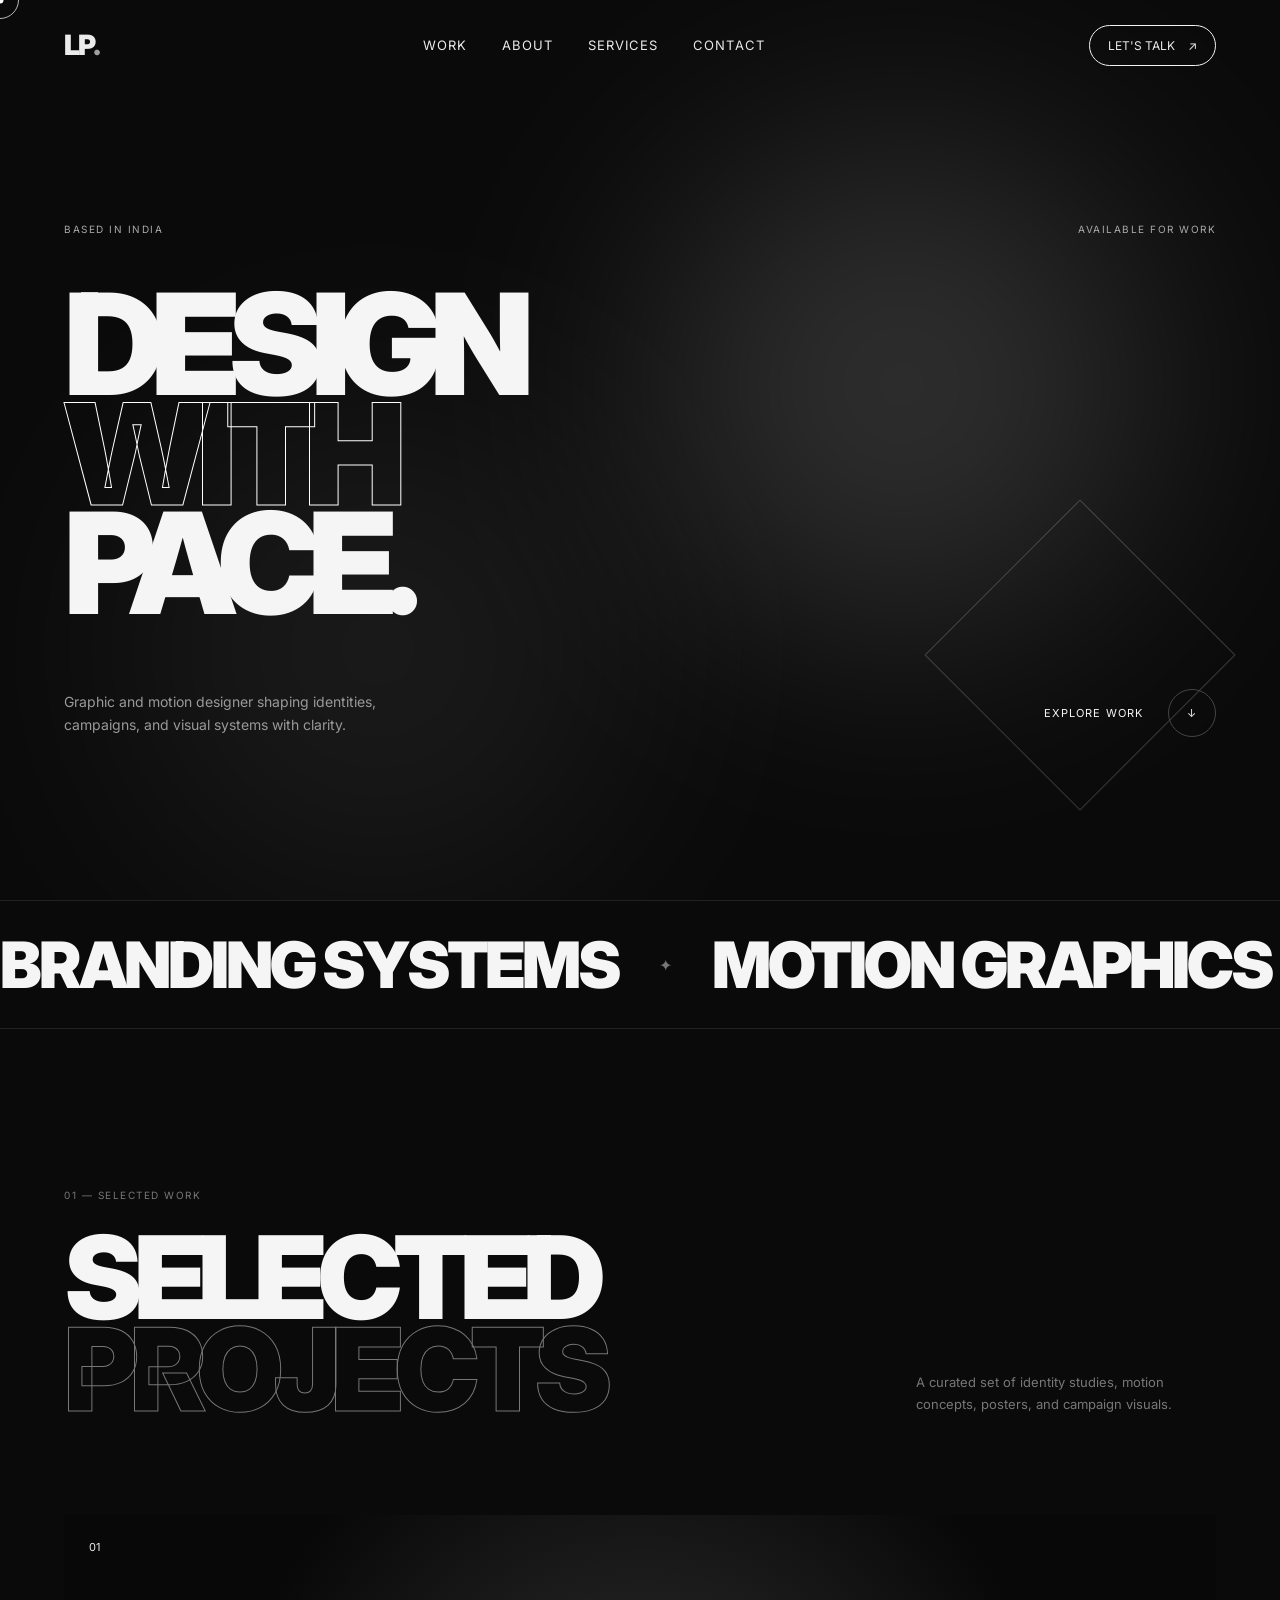
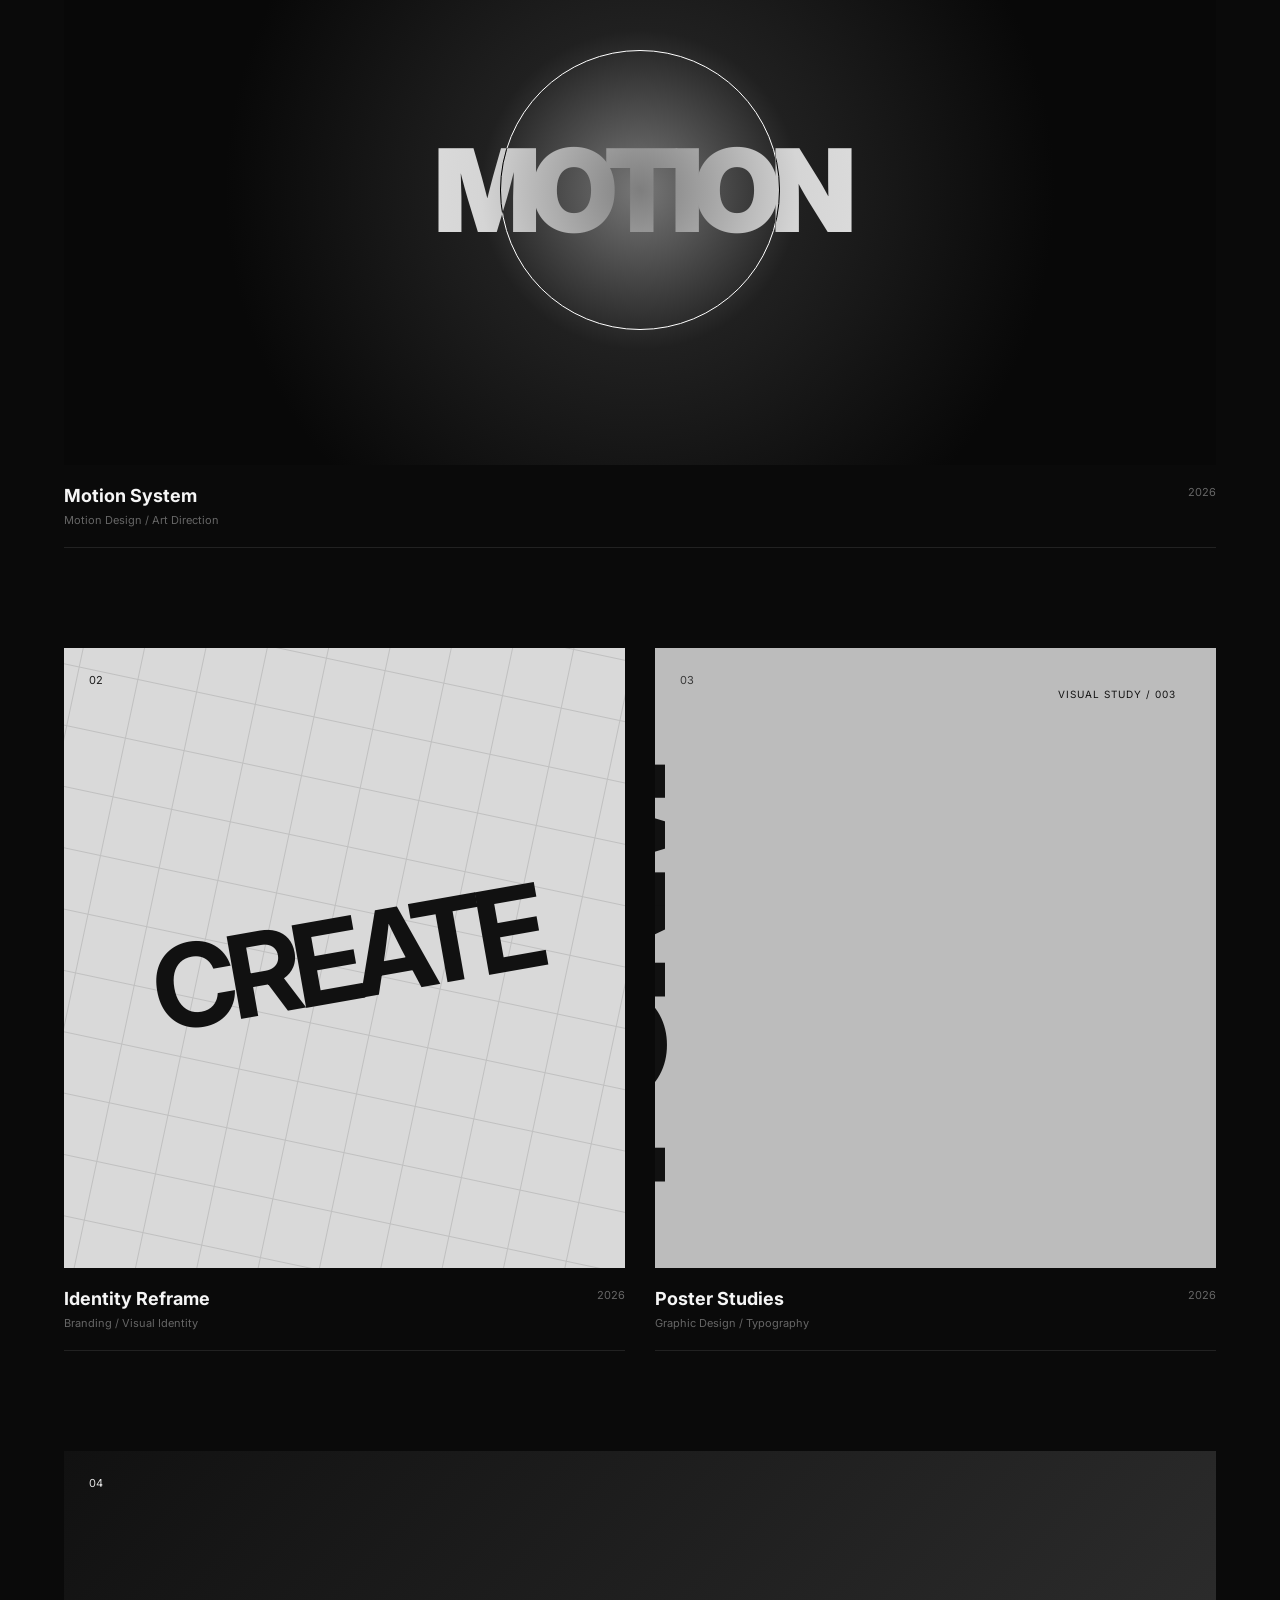
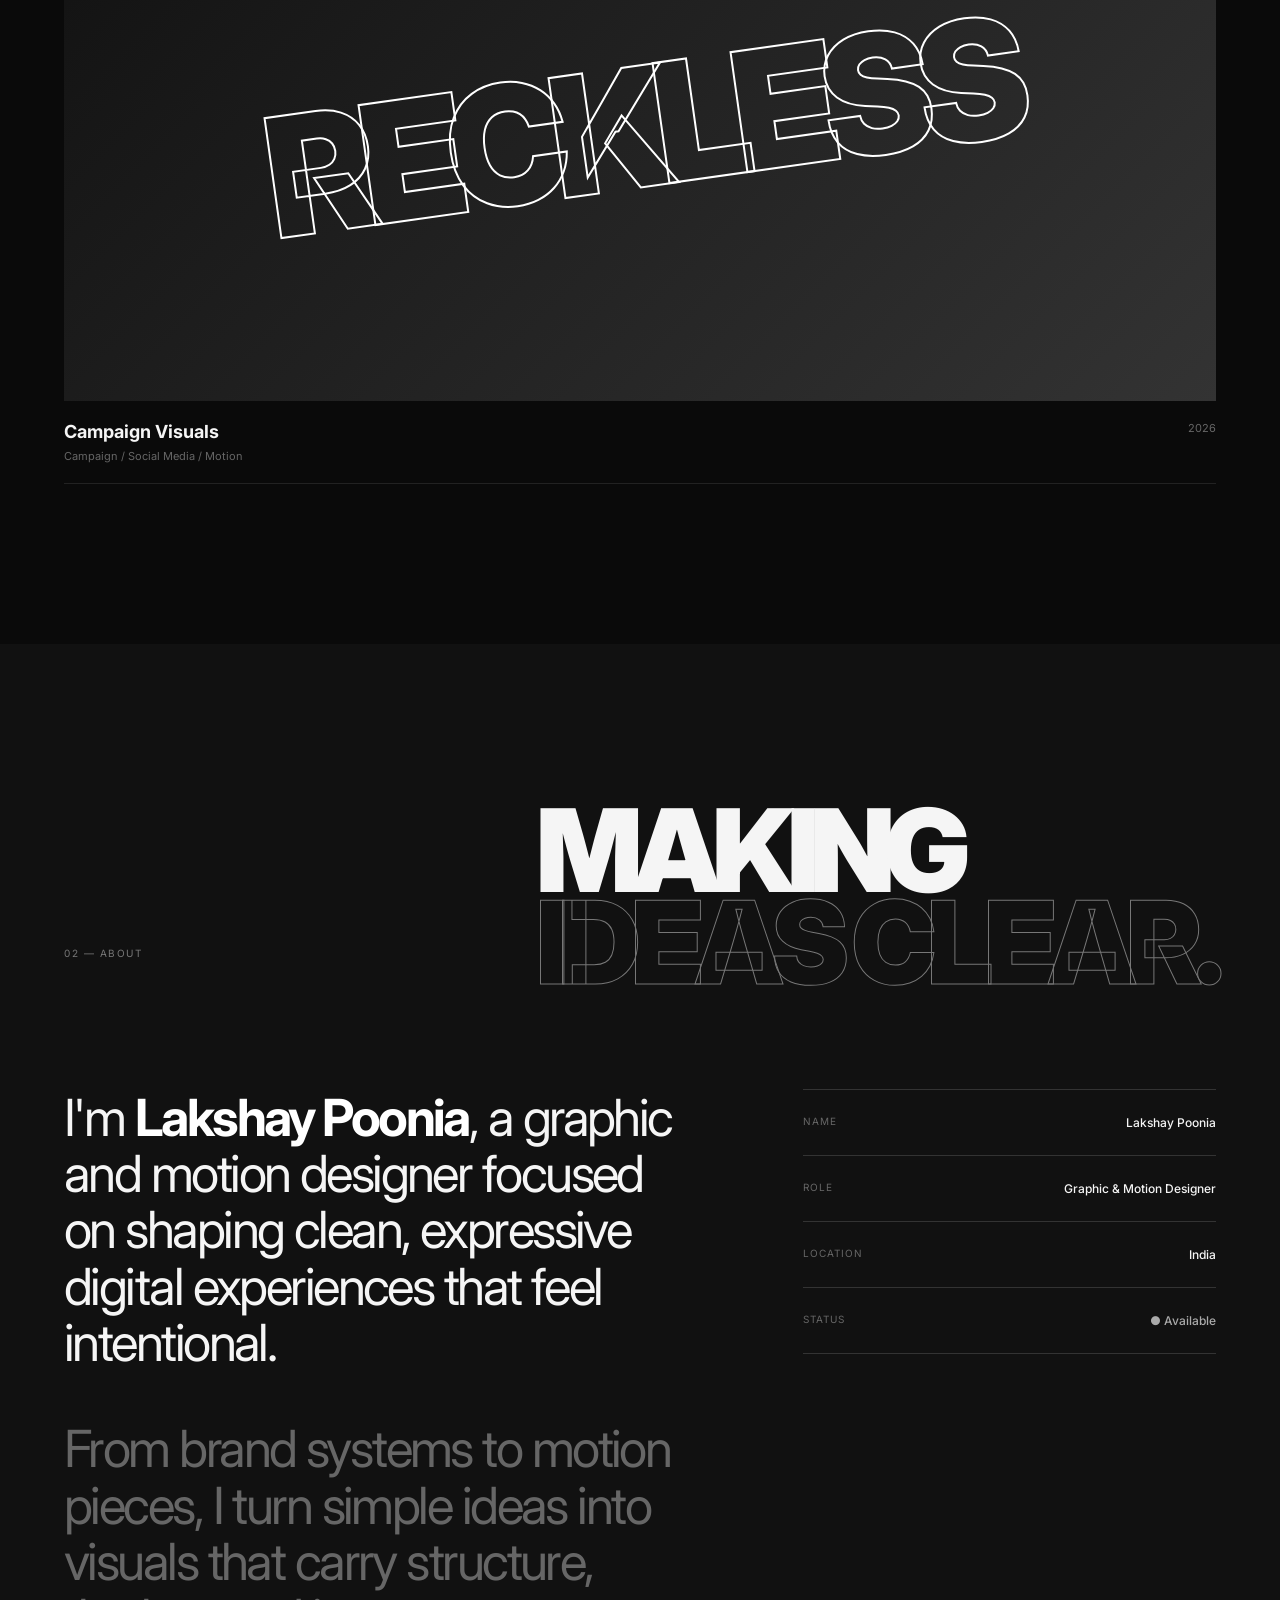
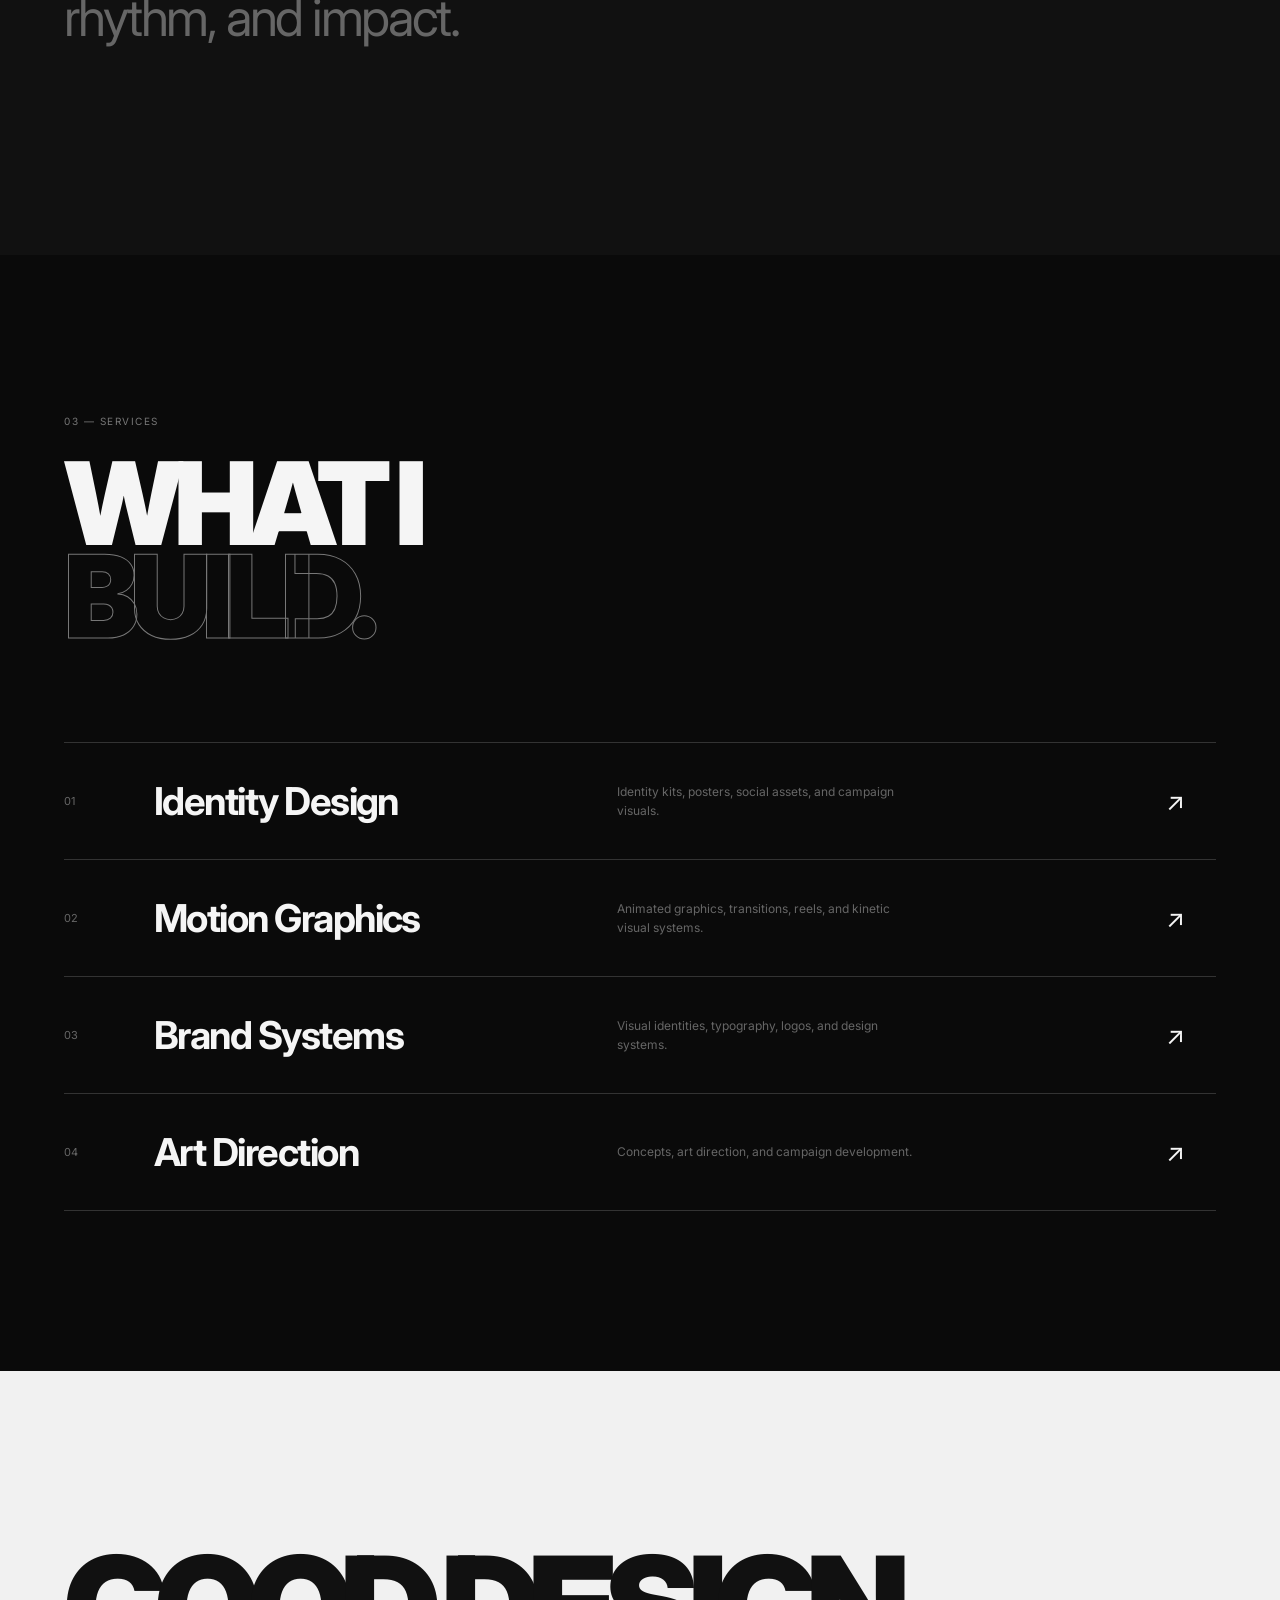
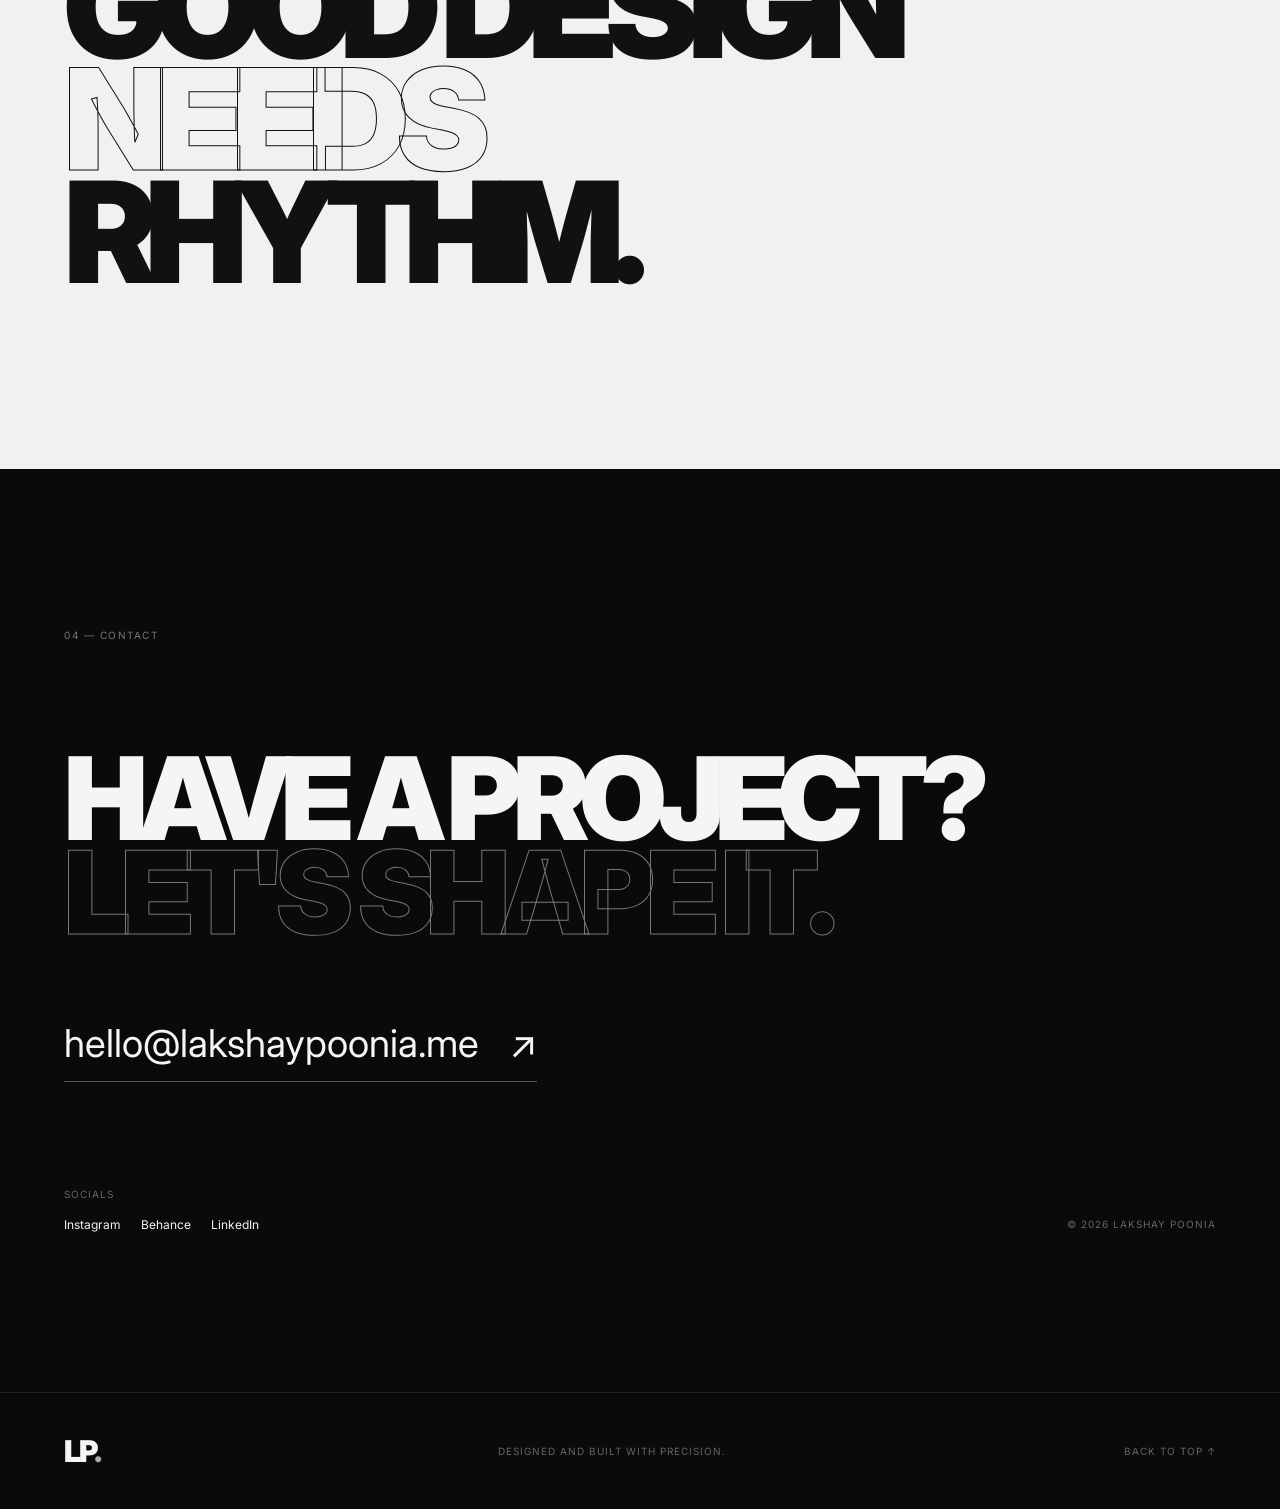
<file: index.html>
<!DOCTYPE html>
<html lang="en">
<head>
    <meta charset="UTF-8">
    <meta name="viewport" content="width=device-width, initial-scale=1.0">

    <title>Lakshay Poonia — Graphic & Motion Designer</title>

    <meta
        name="description"
        content="Lakshay Poonia portfolio featuring graphic design, motion graphics, identity systems, and digital campaigns."
    >

    <link rel="preconnect" href="https://fonts.googleapis.com">
    <link rel="preconnect" href="https://fonts.gstatic.com" crossorigin>

    <link
        href="https://fonts.googleapis.com/css2?family=Inter:wght@400;500;600;700;800;900&display=swap"
        rel="stylesheet"
    >

    <link rel="stylesheet" href="style.css">
</head>

<body>

    <!-- PRELOADER -->
    <div class="loader">
        <div class="loader-number">00</div>
        <div class="loader-line"></div>
    </div>


    <!-- CUSTOM CURSOR -->
    <div class="cursor"></div>
    <div class="cursor-follower"></div>


    <!-- NAVIGATION -->
    <header class="navbar">

        <a href="#home" class="logo">
            LP<span>.</span>
        </a>

        <nav>
            <a href="#work">Work</a>
            <a href="#about">About</a>
            <a href="#services">Services</a>
            <a href="#contact">Contact</a>
        </nav>

        <a href="#contact" class="nav-button">
            Let's Talk
            <span>↗</span>
        </a>

        <button class="menu-button">
            <span></span>
            <span></span>
        </button>

    </header>


    <!-- HERO -->
    <main>

        <section class="hero" id="home">

            <div class="hero-background">
                <div class="glow glow-one"></div>
                <div class="glow glow-two"></div>
            </div>

            <div class="hero-content">

                <div class="hero-top">
                    <span>BASED IN INDIA</span>
                    <span>AVAILABLE FOR WORK</span>
                </div>

                <h1 class="hero-title">
                    <span>DESIGN</span>
                    <span class="outline">WITH</span>
                    <span>PACE.</span>
                </h1>

                <div class="hero-bottom">

                    <p>
                        Graphic and motion designer
                        shaping identities, campaigns,
                        and visual systems with clarity.
                    </p>

                    <a href="#work" class="scroll-button">
                        <span>Explore Work</span>
                        <span class="arrow">↓</span>
                    </a>

                </div>

            </div>

            <div class="hero-shape"></div>

        </section>


        <!-- MARQUEE -->
        <section class="marquee-section">

            <div class="marquee">
                <div class="marquee-content">
                    <span>BRANDING SYSTEMS</span>
                    <i>✦</i>
                    <span>MOTION GRAPHICS</span>
                    <i>✦</i>
                    <span>DIGITAL CAMPAIGNS</span>
                    <i>✦</i>
                    <span>TYPOGRAPHY</span>
                    <i>✦</i>
                    <span>BRANDING SYSTEMS</span>
                    <i>✦</i>
                </div>
            </div>

        </section>


        <!-- WORK -->
        <section class="work section" id="work">

            <div class="section-heading">

                <div>
                    <span class="eyebrow">01 — SELECTED WORK</span>

                    <h2>
                        SELECTED<br>
                        <span>PROJECTS</span>
                    </h2>
                </div>

                <p>
                    A curated set of identity studies,
                    motion concepts, posters, and campaign visuals.
                </p>

            </div>


            <div class="projects">

                <!-- PROJECT 1 -->
                <article class="project project-large">

                    <div class="project-image">
                        <div class="project-number">01</div>

                        <div class="visual visual-one">
                            <div class="visual-circle"></div>
                            <div class="visual-text">MOTION</div>
                        </div>

                        <div class="project-overlay">
                            <span>EXPLORE</span>
                            <span>↗</span>
                        </div>
                    </div>

                    <div class="project-info">
                        <div>
                            <h3>Motion System</h3>
                            <p>Motion Design / Art Direction</p>
                        </div>

                        <span>2026</span>
                    </div>

                </article>


                <!-- PROJECT 2 -->
                <article class="project">

                    <div class="project-image">
                        <div class="project-number">02</div>

                        <div class="visual visual-two">
                            <div class="grid"></div>
                            <strong>CREATE</strong>
                        </div>

                        <div class="project-overlay">
                            <span>EXPLORE</span>
                            <span>↗</span>
                        </div>
                    </div>

                    <div class="project-info">
                        <div>
                            <h3>Identity Reframe</h3>
                            <p>Branding / Visual Identity</p>
                        </div>

                        <span>2026</span>
                    </div>

                </article>


                <!-- PROJECT 3 -->
                <article class="project">

                    <div class="project-image">
                        <div class="project-number">03</div>

                        <div class="visual visual-three">
                            <div class="poster-word">FORM</div>
                            <div class="poster-small">VISUAL STUDY / 003</div>
                        </div>

                        <div class="project-overlay">
                            <span>EXPLORE</span>
                            <span>↗</span>
                        </div>
                    </div>

                    <div class="project-info">
                        <div>
                            <h3>Poster Studies</h3>
                            <p>Graphic Design / Typography</p>
                        </div>

                        <span>2026</span>
                    </div>

                </article>


                <!-- PROJECT 4 -->
                <article class="project project-wide">

                    <div class="project-image">
                        <div class="project-number">04</div>

                        <div class="visual visual-four">
                            <span>RECKLESS</span>
                        </div>

                        <div class="project-overlay">
                            <span>EXPLORE</span>
                            <span>↗</span>
                        </div>
                    </div>

                    <div class="project-info">
                        <div>
                            <h3>Campaign Visuals</h3>
                            <p>Campaign / Social Media / Motion</p>
                        </div>

                        <span>2026</span>
                    </div>

                </article>

            </div>

        </section>


        <!-- ABOUT -->
        <section class="about section" id="about">

            <div class="section-heading">
                <span class="eyebrow">02 — ABOUT</span>

                <h2>
                    MAKING<br>
                    <span>IDEAS CLEAR.</span>
                </h2>
            </div>


            <div class="about-grid">

                <div class="about-large">
                    <p>
                        I'm <strong>Lakshay Poonia</strong>, a graphic and motion designer
                        focused on shaping clean, expressive digital
                        experiences that feel intentional.
                    </p>

                    <p>
                        From brand systems to motion pieces,
                        I turn simple ideas into visuals
                        that carry structure, rhythm, and impact.
                    </p>
                </div>


                <div class="about-details">

                    <div class="detail">
                        <span>NAME</span>
                        <strong>Lakshay Poonia</strong>
                    </div>

                    <div class="detail">
                        <span>ROLE</span>
                        <strong>Graphic & Motion Designer</strong>
                    </div>

                    <div class="detail">
                        <span>LOCATION</span>
                        <strong>India</strong>
                    </div>

                    <div class="detail">
                        <span>STATUS</span>
                        <strong class="available">
                            ● Available
                        </strong>
                    </div>

                </div>

            </div>

        </section>


        <!-- SERVICES -->
        <section class="services section" id="services">

            <div class="services-heading">
                <span class="eyebrow">03 — SERVICES</span>

                <h2>
                    WHAT I<br>
                    <span>BUILD.</span>
                </h2>
            </div>


            <div class="services-list">

                <div class="service">
                    <span>01</span>
                    <h3>Identity Design</h3>
                    <p>
                        Identity kits, posters, social assets,
                        and campaign visuals.
                    </p>
                    <span class="service-arrow">↗</span>
                </div>


                <div class="service">
                    <span>02</span>
                    <h3>Motion Graphics</h3>
                    <p>
                        Animated graphics, transitions,
                        reels, and kinetic visual systems.
                    </p>
                    <span class="service-arrow">↗</span>
                </div>


                <div class="service">
                    <span>03</span>
                    <h3>Brand Systems</h3>
                    <p>
                        Visual identities, typography,
                        logos, and design systems.
                    </p>
                    <span class="service-arrow">↗</span>
                </div>


                <div class="service">
                    <span>04</span>
                    <h3>Art Direction</h3>
                    <p>
                        Concepts, art direction, and
                        campaign development.
                    </p>
                    <span class="service-arrow">↗</span>
                </div>

            </div>

        </section>


        <!-- BIG STATEMENT -->
        <section class="statement">

            <div class="statement-line">
                GOOD DESIGN
            </div>

            <div class="statement-line outline-text">
                NEEDS
            </div>

            <div class="statement-line">
                RHYTHM.
            </div>

        </section>


        <!-- CONTACT -->
        <section class="contact section" id="contact">

            <span class="eyebrow">04 — CONTACT</span>

            <div class="contact-content">

                <h2>
                    HAVE A PROJECT?<br>
                    <span>LET'S SHAPE IT.</span>
                </h2>

                <a
                    href="mailto:hello@lakshaypoonia.me"
                    class="email-link"
                >
                    hello@lakshaypoonia.me
                    <span>↗</span>
                </a>

            </div>


            <div class="contact-bottom">

                <div>
                    <span>SOCIALS</span>

                    <div class="socials">
                        <a href="#" target="_blank">Instagram</a>
                        <a href="#" target="_blank">Behance</a>
                        <a href="#" target="_blank">LinkedIn</a>
                    </div>
                </div>


                <div>
                    <span>© 2026 LAKSHAY POONIA</span>
                </div>

            </div>

        </section>

    </main>


    <!-- FOOTER -->
    <footer>

        <div class="footer-logo">
            LP<span>.</span>
        </div>

        <p>
            Designed and built with precision.
        </p>

        <a href="#home">BACK TO TOP ↑</a>

    </footer>


    <script src="script.js"></script>

</body>
</html>
</file>
<file: style.css>
/* ================================
   RESET
================================ */

* {
    margin: 0;
    padding: 0;
    box-sizing: border-box;
}

html {
    scroll-behavior: smooth;
}

body {
    background: #0a0a0a;
    color: #f5f5f5;
    font-family: "Inter", sans-serif;
    overflow-x: hidden;
}

a {
    color: inherit;
    text-decoration: none;
}

button {
    font-family: inherit;
}


/* ================================
   LOADER
================================ */

.loader {
    position: fixed;
    inset: 0;
    z-index: 9999;
    background: #0a0a0a;
    display: flex;
    flex-direction: column;
    align-items: center;
    justify-content: center;
}

.loader-number {
    font-size: clamp(50px, 8vw, 120px);
    font-weight: 900;
    letter-spacing: -0.08em;
}

.loader-line {
    width: 180px;
    height: 2px;
    background: #fff;
    margin-top: 25px;
    transform-origin: left;
}


/* ================================
   CURSOR
================================ */

.cursor,
.cursor-follower {
    position: fixed;
    pointer-events: none;
    z-index: 9998;
    border-radius: 50%;
    transform: translate(-50%, -50%);
}

.cursor {
    width: 7px;
    height: 7px;
    background: #fff;
}

.cursor-follower {
    width: 38px;
    height: 38px;
    border: 1px solid rgba(255,255,255,.7);
    transition:
        width .3s ease,
        height .3s ease,
        background .3s ease;
}


/* ================================
   NAVBAR
================================ */

.navbar {
    position: fixed;
    top: 0;
    left: 0;
    width: 100%;
    height: 90px;

    padding: 0 5vw;

    display: flex;
    align-items: center;
    justify-content: space-between;

    z-index: 1000;

    mix-blend-mode: difference;
}

.logo {
    font-size: 28px;
    font-weight: 900;
    letter-spacing: -0.08em;
}

.logo span,
.footer-logo span {
    color: #aaa;
}

.navbar nav {
    display: flex;
    gap: 35px;
}

.navbar nav a {
    position: relative;
    font-size: 13px;
    text-transform: uppercase;
    letter-spacing: .08em;
}

.navbar nav a::after {
    content: "";
    position: absolute;
    bottom: -7px;
    left: 0;
    width: 0;
    height: 1px;
    background: #fff;
    transition: .4s;
}

.navbar nav a:hover::after {
    width: 100%;
}

.nav-button {
    border: 1px solid #fff;
    padding: 12px 18px;
    border-radius: 50px;

    font-size: 12px;
    text-transform: uppercase;

    transition: .3s;
}

.nav-button span {
    margin-left: 10px;
}

.nav-button:hover {
    background: #fff;
    color: #000;
}

.menu-button {
    display: none;
}


/* ================================
   HERO
================================ */

.hero {
    min-height: 100vh;
    position: relative;

    display: flex;
    align-items: center;

    padding: 140px 5vw 80px;

    overflow: hidden;
}

.hero-background {
    position: absolute;
    inset: 0;
    overflow: hidden;
}

.glow {
    position: absolute;
    width: 500px;
    height: 500px;

    border-radius: 50%;

    filter: blur(120px);
    opacity: .15;

    animation: float 8s ease-in-out infinite alternate;
}

.glow-one {
    background: #fff;
    top: 15%;
    right: 10%;
}

.glow-two {
    background: #777;
    bottom: 0;
    left: 10%;

    animation-delay: -3s;
}

@keyframes float {
    from {
        transform: translate3d(-40px, -20px, 0) scale(1);
    }

    to {
        transform: translate3d(50px, 30px, 0) scale(1.15);
    }
}

.hero-content {
    position: relative;
    width: 100%;
    z-index: 2;
}

.hero-top {
    display: flex;
    justify-content: space-between;

    font-size: 10px;
    letter-spacing: .15em;
    text-transform: uppercase;

    margin-bottom: 55px;

    color: #aaa;
}

.hero-title {
    font-size: clamp(60px, 11vw, 180px);
    line-height: .78;
    letter-spacing: -.09em;
    font-weight: 900;

    display: flex;
    flex-direction: column;
}

.hero-title span {
    display: block;

    opacity: 0;
    transform: translateY(100px);
}

.hero-title .outline {
    color: transparent;
    -webkit-text-stroke: 1px #fff;
}

.hero-bottom {
    display: flex;
    justify-content: space-between;
    align-items: flex-end;

    margin-top: 70px;
}

.hero-bottom p {
    max-width: 380px;

    color: #999;

    font-size: 14px;
    line-height: 1.7;
}

.scroll-button {
    display: flex;
    align-items: center;
    gap: 25px;

    text-transform: uppercase;
    font-size: 11px;
    letter-spacing: .1em;
}

.arrow {
    width: 48px;
    height: 48px;

    border: 1px solid #444;
    border-radius: 50%;

    display: flex;
    justify-content: center;
    align-items: center;

    transition: .4s;
}

.scroll-button:hover .arrow {
    background: #fff;
    color: #000;
    transform: rotate(-45deg);
}

.hero-shape {
    position: absolute;

    width: 220px;
    height: 220px;

    border: 1px solid rgba(255,255,255,.2);

    right: 7%;
    bottom: 15%;

    transform: rotate(45deg);

    animation: rotateShape 15s linear infinite;
}

@keyframes rotateShape {
    to {
        transform: rotate(405deg);
    }
}


/* ================================
   MARQUEE
================================ */

.marquee-section {
    border-top: 1px solid #222;
    border-bottom: 1px solid #222;

    overflow: hidden;
}

.marquee {
    padding: 25px 0;
    white-space: nowrap;
}

.marquee-content {
    display: inline-flex;
    align-items: center;

    gap: 40px;

    animation: marquee 25s linear infinite;
}

.marquee-content span {
    font-size: clamp(30px, 5vw, 70px);
    font-weight: 900;
    letter-spacing: -.05em;
}

.marquee-content i {
    font-style: normal;
    color: #777;
}

@keyframes marquee {
    to {
        transform: translateX(-50%);
    }
}


/* ================================
   SECTIONS
================================ */

.section {
    padding: 160px 5vw;
}

.section-heading {
    display: flex;
    justify-content: space-between;
    align-items: flex-end;

    margin-bottom: 100px;
}

.eyebrow {
    display: block;

    color: #777;

    font-size: 10px;
    letter-spacing: .15em;
    text-transform: uppercase;

    margin-bottom: 30px;
}

.section-heading h2,
.services-heading h2 {
    font-size: clamp(55px, 9vw, 130px);
    line-height: .8;
    letter-spacing: -.08em;
    font-weight: 900;
}

.section-heading h2 span,
.services-heading h2 span {
    color: transparent;
    -webkit-text-stroke: 1px #777;
}

.section-heading > p {
    width: 300px;

    color: #777;

    font-size: 13px;
    line-height: 1.7;
}


/* ================================
   PROJECTS
================================ */

.projects {
    display: grid;
    grid-template-columns: repeat(2, 1fr);

    gap: 100px 30px;
}

.project-large,
.project-wide {
    grid-column: span 2;
}

.project-image {
    position: relative;

    height: 550px;

    overflow: hidden;

    background: #151515;
}

.project:not(.project-large):not(.project-wide) .project-image {
    height: 620px;
}

.project-number {
    position: absolute;

    top: 25px;
    left: 25px;

    z-index: 3;

    font-size: 11px;

    mix-blend-mode: difference;
}

.visual {
    width: 100%;
    height: 100%;

    position: relative;

    display: flex;
    align-items: center;
    justify-content: center;

    overflow: hidden;

    transition: transform 1s cubic-bezier(.2,.8,.2,1);
}

.project:hover .visual {
    transform: scale(1.06);
}

.visual-one {
    background:
        radial-gradient(circle at center, #777 0%, #202020 25%, #080808 65%);
}

.visual-circle {
    width: 280px;
    height: 280px;

    border: 1px solid #fff;
    border-radius: 50%;

    animation: circleMove 5s ease-in-out infinite alternate;
}

@keyframes circleMove {
    to {
        transform: scale(1.3) rotate(180deg);
    }
}

.visual-text {
    position: absolute;

    font-size: clamp(50px, 9vw, 140px);
    font-weight: 900;

    letter-spacing: -.08em;

    mix-blend-mode: difference;
}

.visual-two {
    background: #d9d9d9;
    color: #111;
}

.visual-two strong {
    position: relative;
    z-index: 2;

    font-size: clamp(50px, 9vw, 130px);
    letter-spacing: -.08em;

    transform: rotate(-10deg);
}

.grid {
    position: absolute;
    inset: -100px;

    background-image:
        linear-gradient(#111 1px, transparent 1px),
        linear-gradient(90deg, #111 1px, transparent 1px);

    background-size: 60px 60px;

    opacity: .12;

    transform: rotate(12deg);
}

.visual-three {
    background: #bcbcbc;
    color: #111;
    align-items: flex-end;
    justify-content: flex-start;

    padding: 50px;
}

.poster-word {
    font-size: clamp(80px, 13vw, 200px);
    font-weight: 900;
    letter-spacing: -.12em;

    transform: rotate(-90deg) translateX(30px);
    transform-origin: left bottom;
}

.poster-small {
    position: absolute;

    right: 40px;
    top: 40px;

    font-size: 10px;
    letter-spacing: .1em;
}

.visual-four {
    background:
        linear-gradient(135deg, #111, #333);

    align-items: center;
    justify-content: center;
}

.visual-four span {
    font-size: clamp(70px, 13vw, 190px);

    font-weight: 900;

    letter-spacing: -.1em;

    transform: rotate(-8deg);

    color: transparent;
    -webkit-text-stroke: 2px #fff;
}

.project-overlay {
    position: absolute;
    inset: 0;

    display: flex;
    justify-content: space-between;
    align-items: flex-end;

    padding: 30px;

    background: linear-gradient(
        transparent 50%,
        rgba(0,0,0,.7)
    );

    opacity: 0;

    transition: .5s;
}

.project:hover .project-overlay {
    opacity: 1;
}

.project-overlay span {
    font-size: 11px;
    letter-spacing: .1em;
}

.project-info {
    display: flex;
    justify-content: space-between;

    padding-top: 20px;

    border-bottom: 1px solid #222;
    padding-bottom: 20px;
}

.project-info h3 {
    font-size: 18px;
    margin-bottom: 7px;
}

.project-info p,
.project-info > span {
    color: #666;
    font-size: 11px;
}


/* ================================
   ABOUT
================================ */

.about {
    background: #111;
}

.about-grid {
    display: grid;
    grid-template-columns: 1.5fr 1fr;

    gap: 120px;
}

.about-large {
    max-width: 800px;
}

.about-large p {
    font-size: clamp(28px, 4vw, 60px);
    line-height: 1.1;

    letter-spacing: -.05em;

    margin-bottom: 50px;
}

.about-large p:nth-child(2) {
    color: #666;
}

.about-large strong {
    color: #fff;
}

.about-details {
    border-top: 1px solid #333;
}

.detail {
    display: flex;
    justify-content: space-between;

    padding: 25px 0;

    border-bottom: 1px solid #333;
}

.detail span {
    color: #666;
    font-size: 10px;
    letter-spacing: .1em;
}

.detail strong {
    font-size: 12px;
    font-weight: 500;
}

.available {
    color: #aaa;
}


/* ================================
   SERVICES
================================ */

.services-heading {
    margin-bottom: 100px;
}

.services-list {
    border-top: 1px solid #333;
}

.service {
    display: grid;
    grid-template-columns: 60px 1fr 1.2fr 50px;
    align-items: center;
    gap: 30px;

    padding: 35px 0;

    border-bottom: 1px solid #333;

    transition: .4s;
}

.service > span:first-child {
    color: #666;
    font-size: 11px;
}

.service h3 {
    font-size: clamp(25px, 3vw, 45px);
    letter-spacing: -.04em;
}

.service p {
    color: #666;
    font-size: 12px;
    line-height: 1.6;
    max-width: 300px;
}

.service-arrow {
    font-size: 25px;

    transition: .4s;
}

.service:hover {
    padding-left: 25px;
}

.service:hover .service-arrow {
    transform: rotate(45deg);
}


/* ================================
   STATEMENT
================================ */

.statement {
    padding: 180px 5vw;

    overflow: hidden;

    background: #f1f1f1;
    color: #111;
}

.statement-line {
    font-size: clamp(55px, 11vw, 180px);

    font-weight: 900;

    letter-spacing: -.09em;
    line-height: .8;

    white-space: nowrap;
}

.outline-text {
    color: transparent;
    -webkit-text-stroke: 1px #111;
}


/* ================================
   CONTACT
================================ */

.contact {
    min-height: 100vh;

    display: flex;
    flex-direction: column;
    justify-content: space-between;
}

.contact-content {
    margin-top: 80px;
}

.contact-content h2 {
    font-size: clamp(50px, 9vw, 140px);
    line-height: .82;
    letter-spacing: -.08em;
    font-weight: 900;
}

.contact-content h2 span {
    color: transparent;
    -webkit-text-stroke: 1px #777;
}

.email-link {
    display: inline-flex;
    align-items: center;
    gap: 30px;

    margin-top: 80px;

    font-size: clamp(18px, 3vw, 40px);

    border-bottom: 1px solid #555;
    padding-bottom: 15px;
}

.email-link span {
    transition: .4s;
}

.email-link:hover span {
    transform: translate(10px, -10px);
}

.contact-bottom {
    display: flex;
    justify-content: space-between;
    align-items: flex-end;

    padding-top: 100px;
}

.contact-bottom > div > span {
    color: #666;
    font-size: 10px;
    letter-spacing: .1em;
}

.socials {
    display: flex;
    gap: 20px;
    margin-top: 15px;
}

.socials a {
    font-size: 12px;

    position: relative;
}

.socials a::after {
    content: "";

    position: absolute;

    bottom: -5px;
    left: 0;

    width: 0;
    height: 1px;

    background: #fff;

    transition: .3s;
}

.socials a:hover::after {
    width: 100%;
}


/* ================================
   FOOTER
================================ */

footer {
    padding: 40px 5vw;

    border-top: 1px solid #222;

    display: flex;
    align-items: center;
    justify-content: space-between;
}

.footer-logo {
    font-size: 30px;
    font-weight: 900;
    letter-spacing: -.08em;
}

footer p,
footer a {
    color: #666;
    font-size: 10px;
    text-transform: uppercase;
    letter-spacing: .1em;
}


/* ================================
   REVEAL ANIMATIONS
================================ */

.reveal {
    opacity: 0;
    transform: translateY(80px);
    transition:
        opacity 1s ease,
        transform 1s cubic-bezier(.2,.8,.2,1);
}

.reveal.active {
    opacity: 1;
    transform: translateY(0);
}


/* ================================
   TABLET
================================ */

@media (max-width: 900px) {

    .navbar nav {
        display: none;
    }

    .nav-button {
        display: none;
    }

    .menu-button {
        display: flex;

        width: 40px;
        height: 40px;

        border: 1px solid #fff;
        border-radius: 50%;

        background: transparent;

        align-items: center;
        justify-content: center;

        flex-direction: column;
        gap: 5px;
    }

    .menu-button span {
        width: 15px;
        height: 1px;
        background: #fff;
    }

    .section-heading {
        flex-direction: column;
        align-items: flex-start;
        gap: 40px;
    }

    .projects {
        grid-template-columns: 1fr;
    }

    .project-large,
    .project-wide {
        grid-column: span 1;
    }

    .about-grid {
        grid-template-columns: 1fr;
        gap: 80px;
    }

    .service {
        grid-template-columns: 40px 1fr 40px;
    }

    .service p {
        display: none;
    }

    .project-image,
    .project:not(.project-large):not(.project-wide) .project-image {
        height: 500px;
    }

}


/* ================================
   MOBILE
================================ */

@media (max-width: 600px) {

    .navbar {
        height: 75px;
        padding: 0 20px;
    }

    .hero {
        padding: 120px 20px 60px;
        min-height: 90vh;
    }

    .hero-top {
        margin-bottom: 50px;
    }

    .hero-bottom {
        margin-top: 60px;
        flex-direction: column;
        align-items: flex-start;
        gap: 40px;
    }

    .hero-shape {
        width: 120px;
        height: 120px;
        right: -20px;
        bottom: 20%;
    }

    .section {
        padding: 100px 20px;
    }

    .section-heading {
        margin-bottom: 60px;
    }

    .section-heading > p {
        width: 100%;
    }

    .projects {
        gap: 60px;
    }

    .project-image,
    .project:not(.project-large):not(.project-wide) .project-image {
        height: 400px;
    }

    .project-info h3 {
        font-size: 15px;
    }

    .about-large p {
        font-size: 28px;
    }

    .service {
        grid-template-columns: 30px 1fr 30px;
        gap: 10px;
        padding: 25px 0;
    }

    .service h3 {
        font-size: 24px;
    }

    .statement {
        padding: 120px 20px;
    }

    .contact {
        min-height: 80vh;
    }

    .email-link {
        margin-top: 50px;
        font-size: 17px;
        gap: 15px;
    }

    .contact-bottom {
        flex-direction: column;
        align-items: flex-start;
        gap: 50px;
    }

    footer {
        padding: 30px 20px;
        flex-direction: column;
        gap: 20px;
    }

    .cursor,
    .cursor-follower {
        display: none;
    }

}


/* ================================
   REDUCED MOTION
================================ */

@media (prefers-reduced-motion: reduce) {

    *,
    *::before,
    *::after {
        animation-duration: .01ms !important;
        animation-iteration-count: 1 !important;
        transition-duration: .01ms !important;
        scroll-behavior: auto !important;
    }

}
</file>
